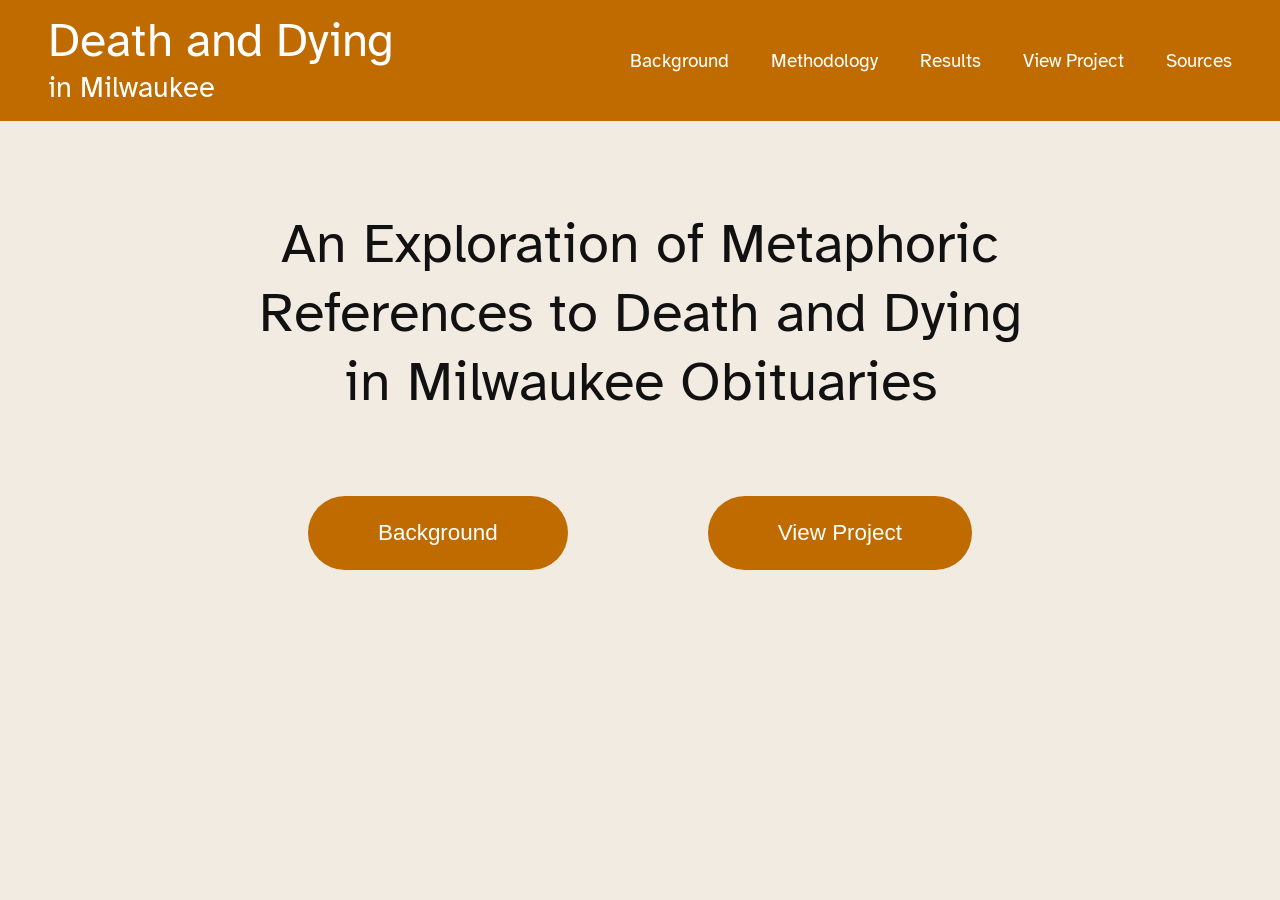
<file: index.html>
<!DOCTYPE html>
<html>
    <head>
       <link rel="stylesheet" href="style.css" type="text/css">
        <style>
            h1 {
                text-align: center;
                font-size: 3.5rem;
                font-weight: 500;
                
            }
             .content {
              max-width: 900px;
              margin: 0 auto;

            }
            .nav-buttons {
              display: flex;
              align-items: center;
              justify-content: space-around;
              

            }

            button {
              background-color: #bf6b00;
              color: white;
              border-radius: 999px;
              padding: 24px 70px;
              font-size: 1.4rem;
              font-weight: 300;
              border: none;
            }

            button:hover {
              background-color: #a35c00;
            }
        </style>

    </head>
    <body>
       <div class="page-wrapper">

    <nav class="navbar">

      <!-- LEFT -->
      <div class="nav-logo">
        <h1>Death and Dying</h1>
        <p>in Milwaukee</p>
      </div>

      <!-- RIGHT -->
      <div class="nav-links">
        <a href="background.html">Background</a>
        <a href="methodology.html">Methodology</a>
        <a href="results.html">Results</a>
        <a href="viewproject.html">View Project</a>
        <a href="sources.html">Sources</a>
      </div>

    </nav>


    <div class="content">
      <br>
      <br>
      <h1>An Exploration of Metaphoric References to Death and Dying in Milwaukee Obituaries</h1>
      <br>
      <br>
      <br>
      <br>
      <div class="nav-buttons">
      <a href="background.html"><button>Background</button></a>
      <a href="viewproject.html"><button>View Project</button></a>
      </div>

      

      
    </div>

  </div>

    </body>
</html>
</file>
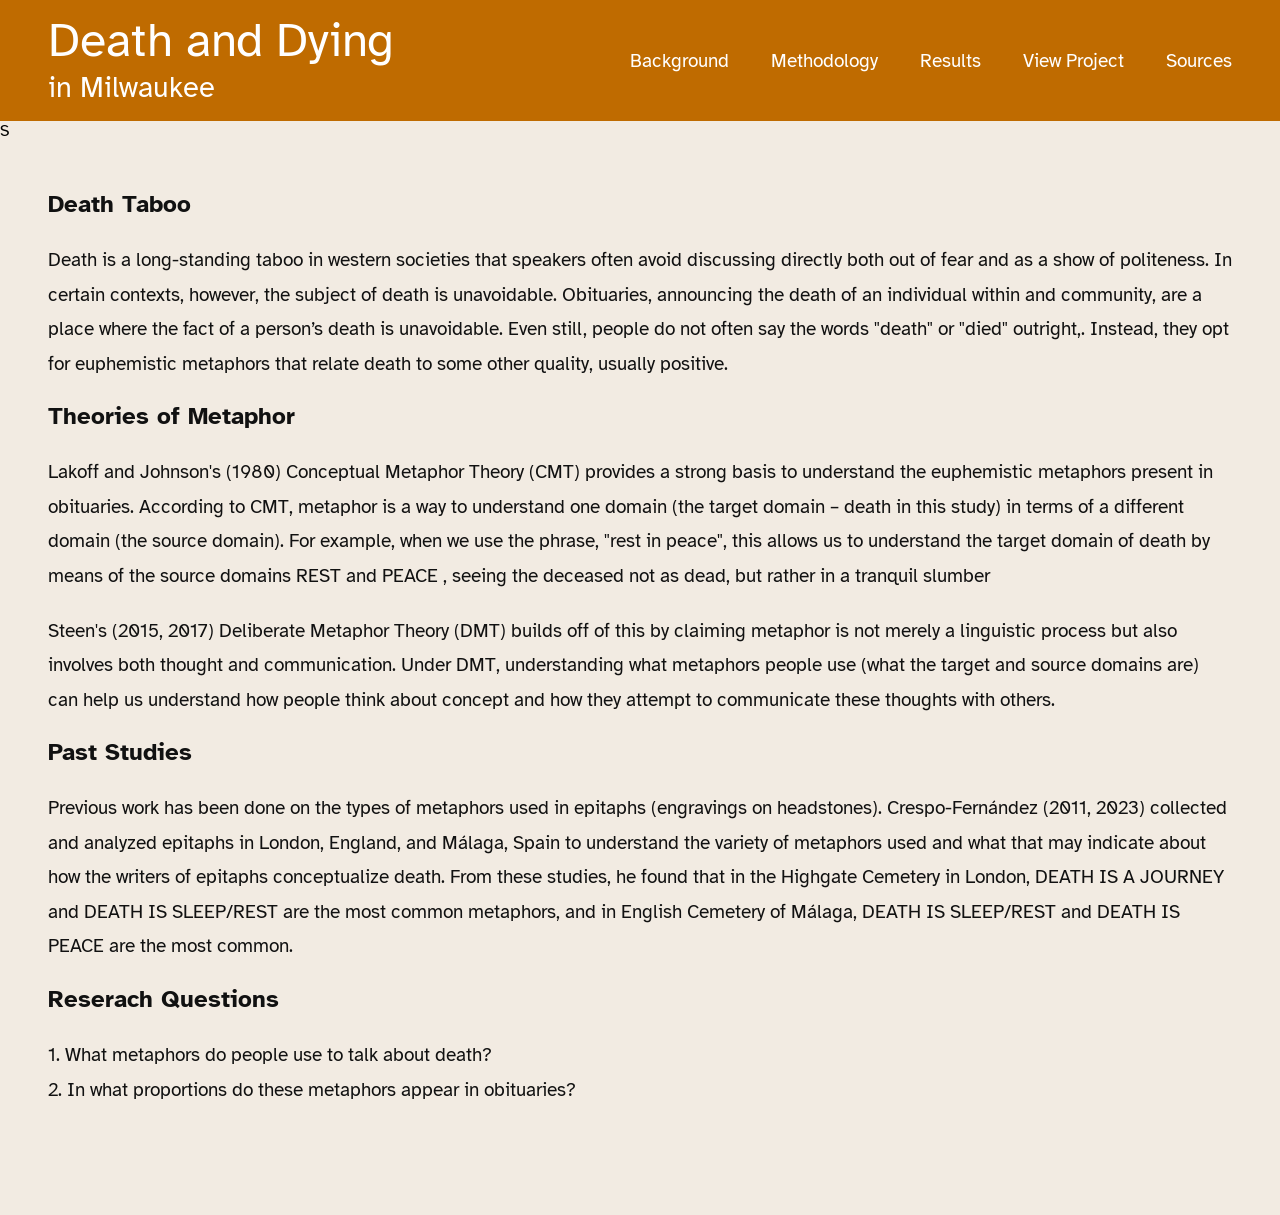
<file: background.html>
<!DOCTYPE html>
<html>
    <head>
        <link rel="stylesheet" href="style.css" type="text/css">
        <style>
            
        </style>

    </head>
    <body>
       <div class="page-wrapper">

    <nav class="navbar">

      <!-- LEFT -->
      <div class="nav-logo">
        <a href="index.html"><h1>Death and Dying</h1>
        <p>in Milwaukee</p></a>
      </div>

      <!-- RIGHT -->
      <div class="nav-links">
        <a href="background.html">Background</a>
        <a href="methodology.html">Methodology</a>
        <a href="results.html">Results</a>
        <a href="viewproject.html">View Project</a>
        <a href="sources.html">Sources</a>
      </div>

    </nav>S

   
    <div class="content">
      <h2>Death Taboo</h2>
      <p>
        Death is a long-standing taboo in western societies that speakers often avoid discussing 
directly both out of fear and as a show of politeness. In certain contexts, however, the 
subject of death is unavoidable. Obituaries, announcing the death of an individual within 
and community, are a place where the fact of a person’s death is unavoidable. Even still, 
people do not often say the words "death" or "died" outright,. Instead, they opt for 
euphemistic metaphors that relate death to some other quality, usually positive.
      </p>
      <br>

      <h2>Theories of Metaphor</h2>

      <p>
        Lakoff and Johnson's (1980) Conceptual Metaphor Theory (CMT) provides a strong basis 
to understand the euphemistic metaphors present in obituaries. According to CMT, 
metaphor is a way to understand one domain (the target domain – death in this study) in 
terms of a different domain (the source domain). For example, when we use the 
phrase, "rest in peace", this allows us to understand the target domain of death by means 
of the source domains REST and PEACE , seeing the deceased not as dead, but rather in a 
tranquil slumber
      </p>
      <br>
      <p>
        Steen's (2015, 2017) Deliberate Metaphor Theory (DMT) builds off of this by claiming 
metaphor is not merely a linguistic process but also involves both thought and 
communication. Under DMT, understanding what metaphors people use (what the target 
and source domains are) can help us understand how people think about concept and 
how they attempt to communicate these thoughts with others.
      </p>
      <br>

      <h2>Past Studies</h2>

      <p>
        Previous work has been done on the types of metaphors used in epitaphs (engravings on 
headstones). Crespo-Fernández (2011, 2023) collected and analyzed epitaphs in London, 
England, and Málaga, Spain to understand the variety of metaphors used and what that 
may indicate about how the writers of epitaphs conceptualize death. From these studies, 
he found that in the Highgate Cemetery in London, DEATH IS A JOURNEY and DEATH 
IS SLEEP/REST are the most common metaphors, and in English Cemetery of Málaga, 
DEATH IS SLEEP/REST and DEATH IS PEACE are the most common.
</p>
<br>
<h2>Reserach Questions</h2>
      
        <p>1. What metaphors do people use to talk about death?</p>
        <p>2. In what proportions do these metaphors appear in obituaries?</p>
      
      <br>
      <br>
      <br>

      
    </div>

  </div>

    </body>
</html>
</file>
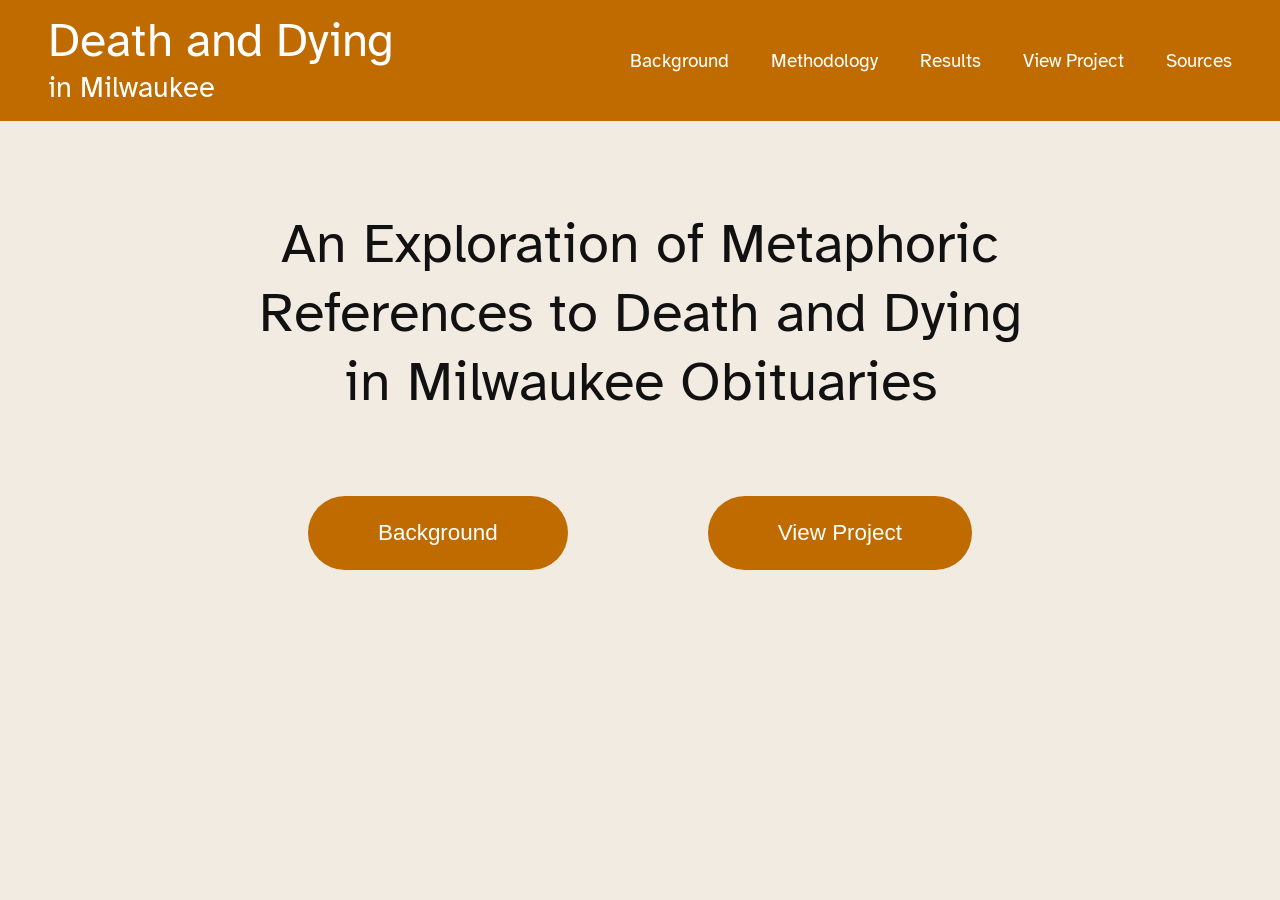
<file: home.html>
<!DOCTYPE html>
<html>
    <head>
       <link rel="stylesheet" href="style.css" type="text/css">
        <style>
            h1 {
                text-align: center;
                font-size: 3.5rem;
                font-weight: 500;
                
            }
             .content {
              max-width: 900px;
              margin: 0 auto;

            }
            .nav-buttons {
              display: flex;
              align-items: center;
              justify-content: space-around;
              

            }

            button {
              background-color: #bf6b00;
              color: white;
              border-radius: 999px;
              padding: 24px 70px;
              font-size: 1.4rem;
              font-weight: 300;
              border: none;
            }

            button:hover {
              background-color: #a35c00;
            }
        </style>

    </head>
    <body>
       <div class="page-wrapper">

    <nav class="navbar">

      <!-- LEFT -->
      <div class="nav-logo">
        <h1>Death and Dying</h1>
        <p>in Milwaukee</p>
      </div>

      <!-- RIGHT -->
      <div class="nav-links">
        <a href="background.html">Background</a>
        <a href="methodology.html">Methodology</a>
        <a href="results.html">Results</a>
        <a href="viewproject.html">View Project</a>
        <a href="sources.html">Sources</a>
      </div>

    </nav>

    <!-- Example Content -->
    <div class="content">
      <br>
      <br>
      <h1>An Exploration of Metaphoric References to Death and Dying in Milwaukee Obituaries</h1>
      <br>
      <br>
      <br>
      <br>
      <div class="nav-buttons">
      <a href="background.html"><button>Background</button></a>
      <a href="viewproject.html"><button>View Project</button></a>
      </div>

      

      
    </div>

  </div>

    </body>
</html>
</file>
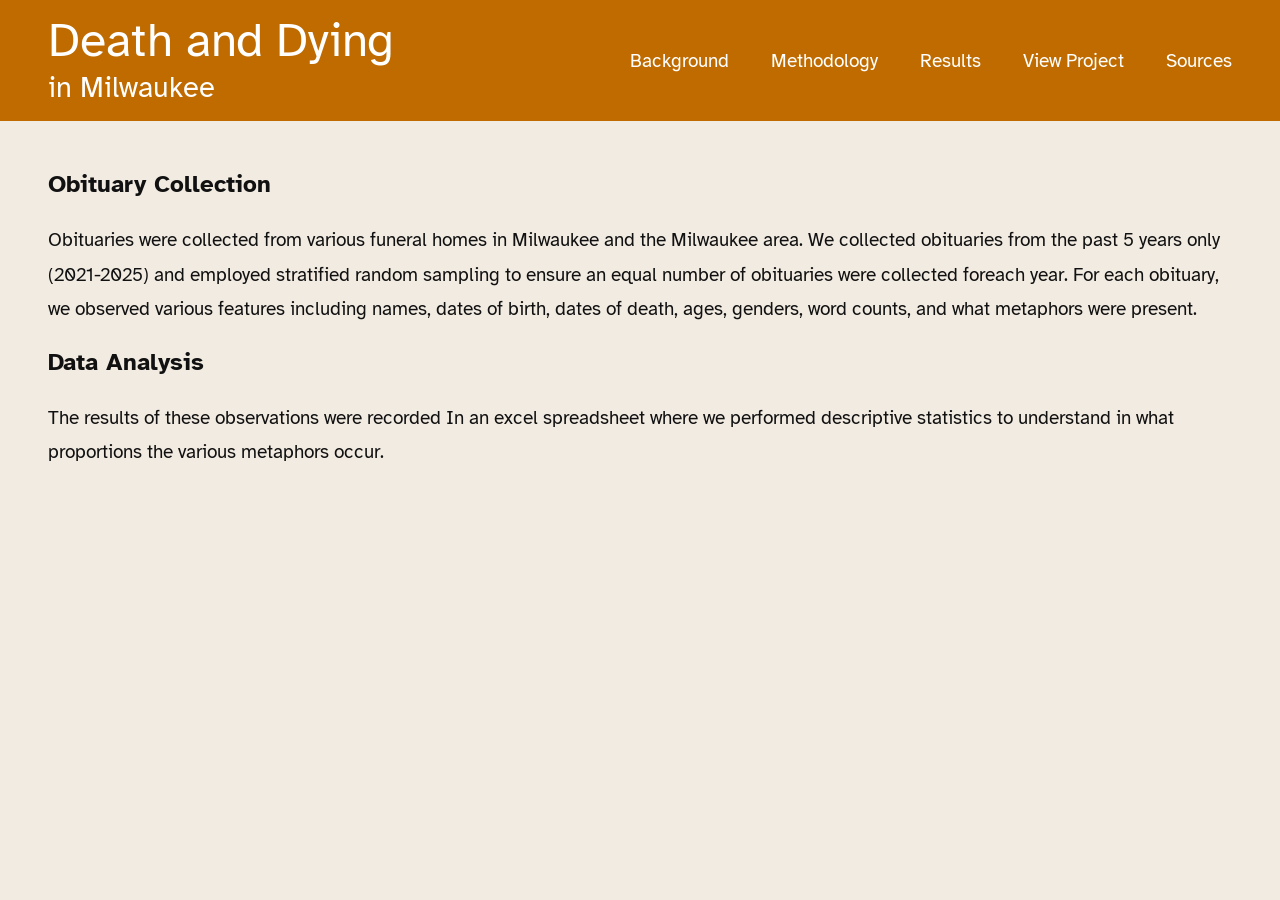
<file: methodology.html>
<!DOCTYPE html>
<html>
    <head>
        <link rel="stylesheet" href="style.css" type="text/css">
        <style>
            
        </style>

    </head>
    <body>
       <div class="page-wrapper">

    <nav class="navbar">

      <!-- LEFT -->
      <div class="nav-logo">
        <a href="index.html"><h1>Death and Dying</h1>
        <p>in Milwaukee</p></a>
      </div>

      <!-- RIGHT -->
      <div class="nav-links">
        <a href="background.html">Background</a>
        <a href="methodology.html">Methodology</a>
        <a href="results.html">Results</a>
        <a href="viewproject.html">View Project</a>
        <a href="sources.html">Sources</a>
      </div>

    </nav>

   
    <div class="content">
      
      <h2>Obituary Collection</h2>
      <p>
Obituaries were collected from various funeral homes in Milwaukee and the Milwaukee 
area. We collected obituaries from the past 5 years only (2021-2025) and employed 
stratified random sampling to ensure an equal number of obituaries were collected 
foreach year. For each obituary, we observed various features including names, dates of 
birth, dates of death, ages, genders, word counts, and what metaphors were present.
      </p>
      <br>
      <h2>Data Analysis</h2>
      <p>The results of these observations were recorded In an excel spreadsheet where we 
performed descriptive statistics to understand in what proportions the various 
metaphors occur.</p>

      

      
    </div>

  </div>

    </body>
</html>
</file>
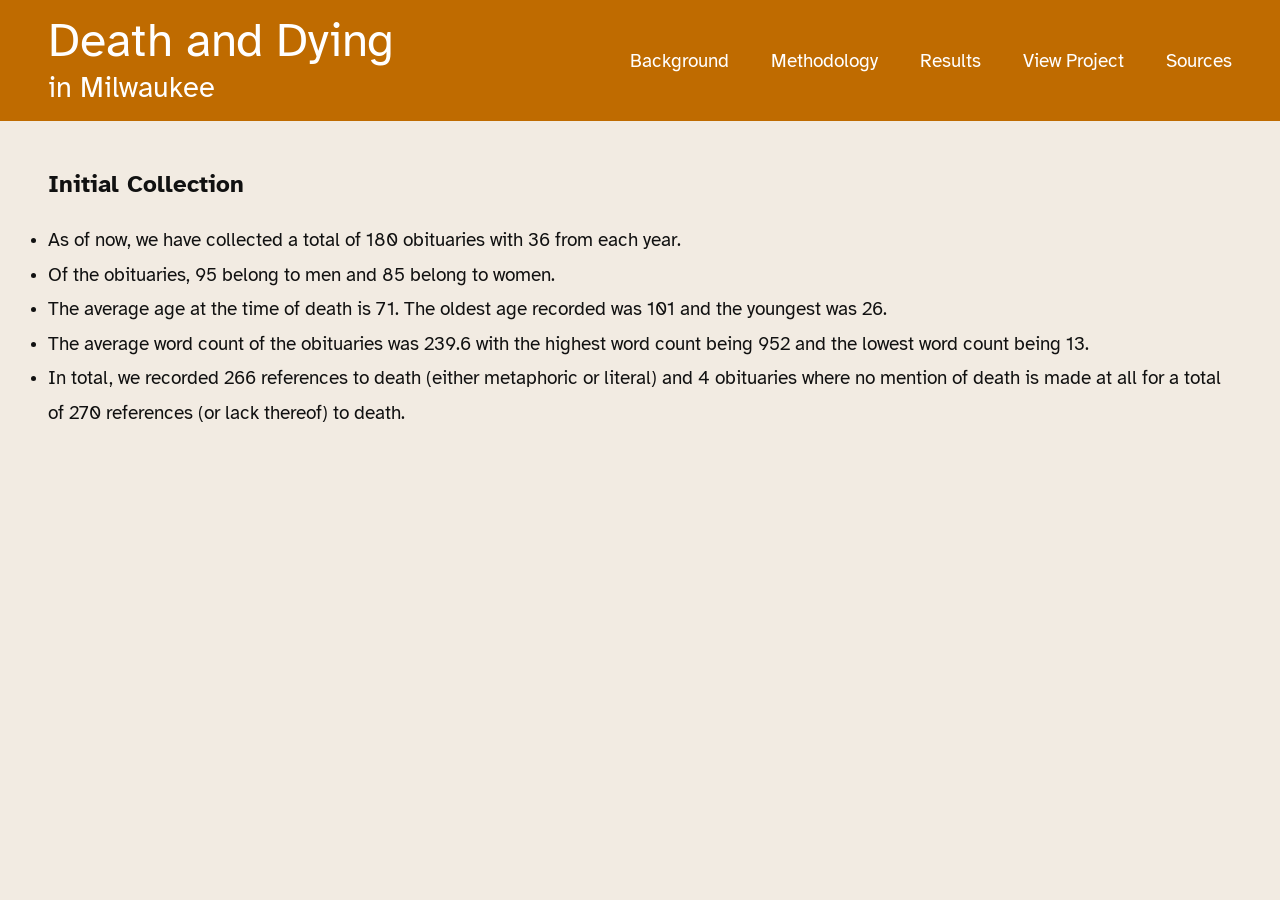
<file: results.html>
<!DOCTYPE html>
<html>
    <head>
        <link rel="stylesheet" href="style.css" type="text/css">
        <style>
            
        </style>

    </head>
    <body>
       <div class="page-wrapper">

    <nav class="navbar">

      <!-- LEFT -->
      <div class="nav-logo">
        <a href="index.html"><h1>Death and Dying</h1>
        <p>in Milwaukee</p></a>
      </div>

      <!-- RIGHT -->
      <div class="nav-links">
        <a href="background.html">Background</a>
        <a href="methodology.html">Methodology</a>
        <a href="results.html">Results</a>
        <a href="viewproject.html">View Project</a>
        <a href="sources.html">Sources</a>
      </div>

    </nav>

    <div class="content">
      <h2>Initial Collection</h2>
      <ul>
        <li><p>As of now, we have collected a total of 180 obituaries with 36 from each year.</p></li>
        <li><p>Of the obituaries, 95 belong to men and 85 belong to women. </p></li>
        <li><p>The average age at the time of death is 71. The oldest age recorded was 101 and the 
youngest was 26.</p></li>
        <li><p>The average word count of the obituaries was 239.6 with the highest word count 
being 952 and the lowest word count being 13. </p></li>
        <li><p>In total, we recorded 266 references to death (either metaphoric or literal) and 
4 obituaries where no mention of death is made at all for a total of 270 
references (or lack thereof) to death.</p></li>
      </ul>


      
    </div>

  </div>

    </body>
</html>
</file>
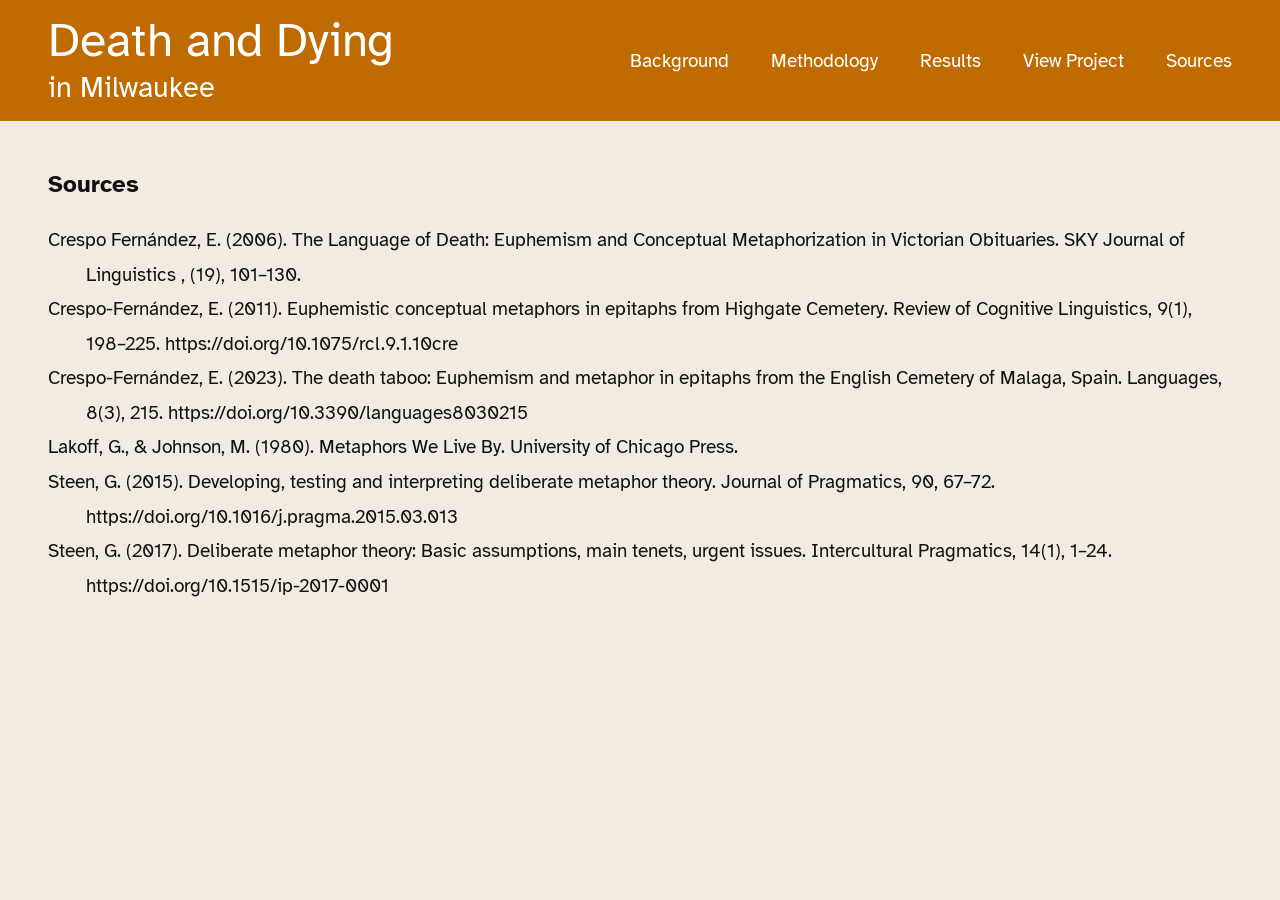
<file: sources.html>
<!DOCTYPE html>
<html>
    <head>
        <link rel="stylesheet" href="style.css" type="text/css">
        <style>
          .hanging-indent {
            text-indent: -2em;
            padding-left: 2em;
          }
            
        </style>

    </head>
    <body>
       <div class="page-wrapper">

    <nav class="navbar">

      <!-- LEFT -->
      <div class="nav-logo">
        <a href="index.html"><h1>Death and Dying</h1>
        <p>in Milwaukee</p></a>
      </div>

      <!-- RIGHT -->
      <div class="nav-links">
        <a href="background.html">Background</a>
        <a href="methodology.html">Methodology</a>
        <a href="results.html">Results</a>
        <a href="viewproject.html">View Project</a>
        <a href="sources.html">Sources</a>
      </div>

    </nav>

    <div class="content">
      <h2>Sources</h2>
      <p class="hanging-indent">
        Crespo Fernández, E. (2006). The Language of Death: Euphemism and Conceptual Metaphorization 
          in Victorian Obituaries. SKY Journal of Linguistics , (19), 101–130. 
      </p>
      <p class="hanging-indent">
        Crespo-Fernández, E. (2011). Euphemistic conceptual metaphors in epitaphs from 
      Highgate Cemetery. Review of Cognitive Linguistics, 9(1), 198–225. 
      https://doi.org/10.1075/rcl.9.1.10cre 
      </p>
      <p class="hanging-indent">
        Crespo-Fernández, E. (2023). The death taboo: Euphemism and metaphor in epitaphs 
        from the English Cemetery of Malaga, Spain. Languages, 8(3), 215. 
        https://doi.org/10.3390/languages8030215 
      </p>
      <p class="hanging-indent">
         Lakoff, G., & Johnson, M. (1980). Metaphors We Live By. University of Chicago Press. 
         
      <p class="hanging-indent">
         Steen, G. (2015). Developing, testing and interpreting deliberate metaphor theory. 
         Journal of Pragmatics, 90, 67–72. https://doi.org/10.1016/j.pragma.2015.03.013 
      </p>
      </p>
      <p class="hanging-indent">
         Steen, G. (2017). Deliberate metaphor theory: Basic assumptions, main tenets, urgent 
         issues. Intercultural Pragmatics, 14(1), 1–24. https://doi.org/10.1515/ip-2017-0001
      </p>
      
    </div>

  </div>

    </body>
</html>
</file>
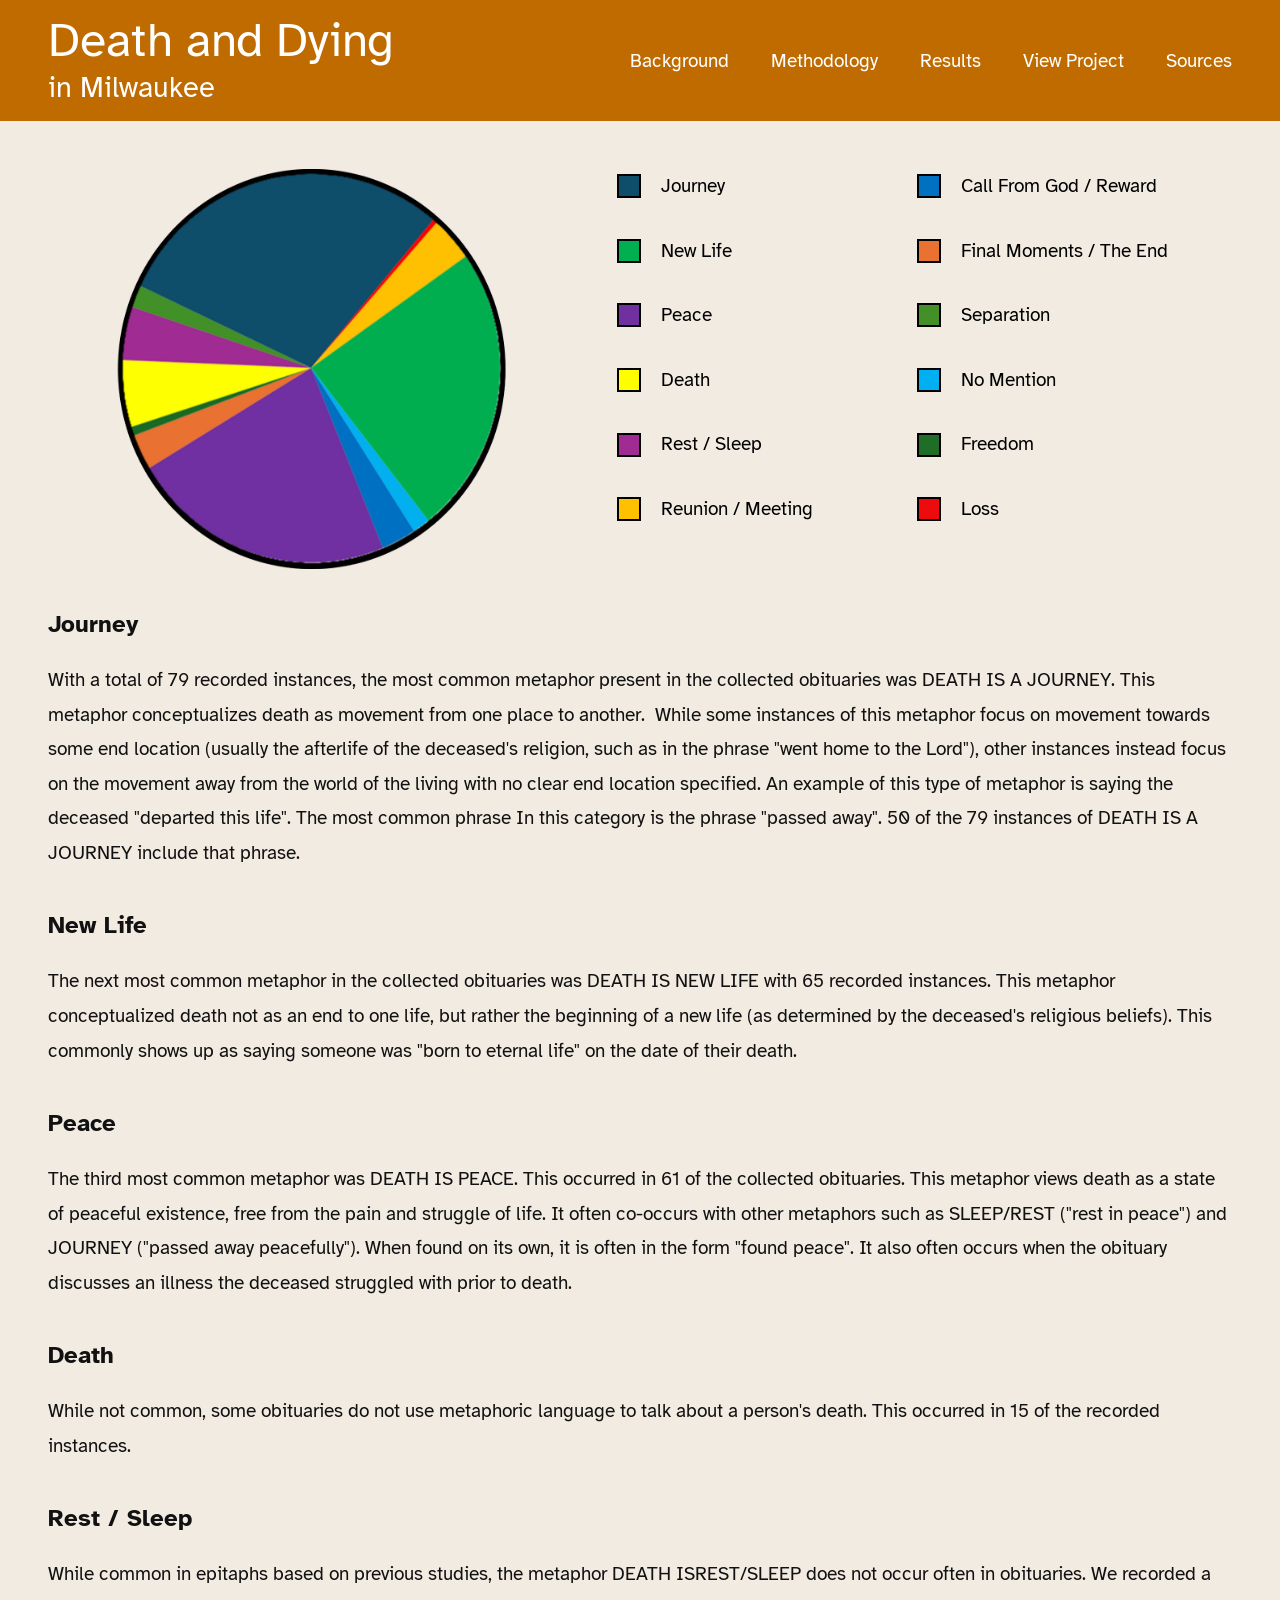
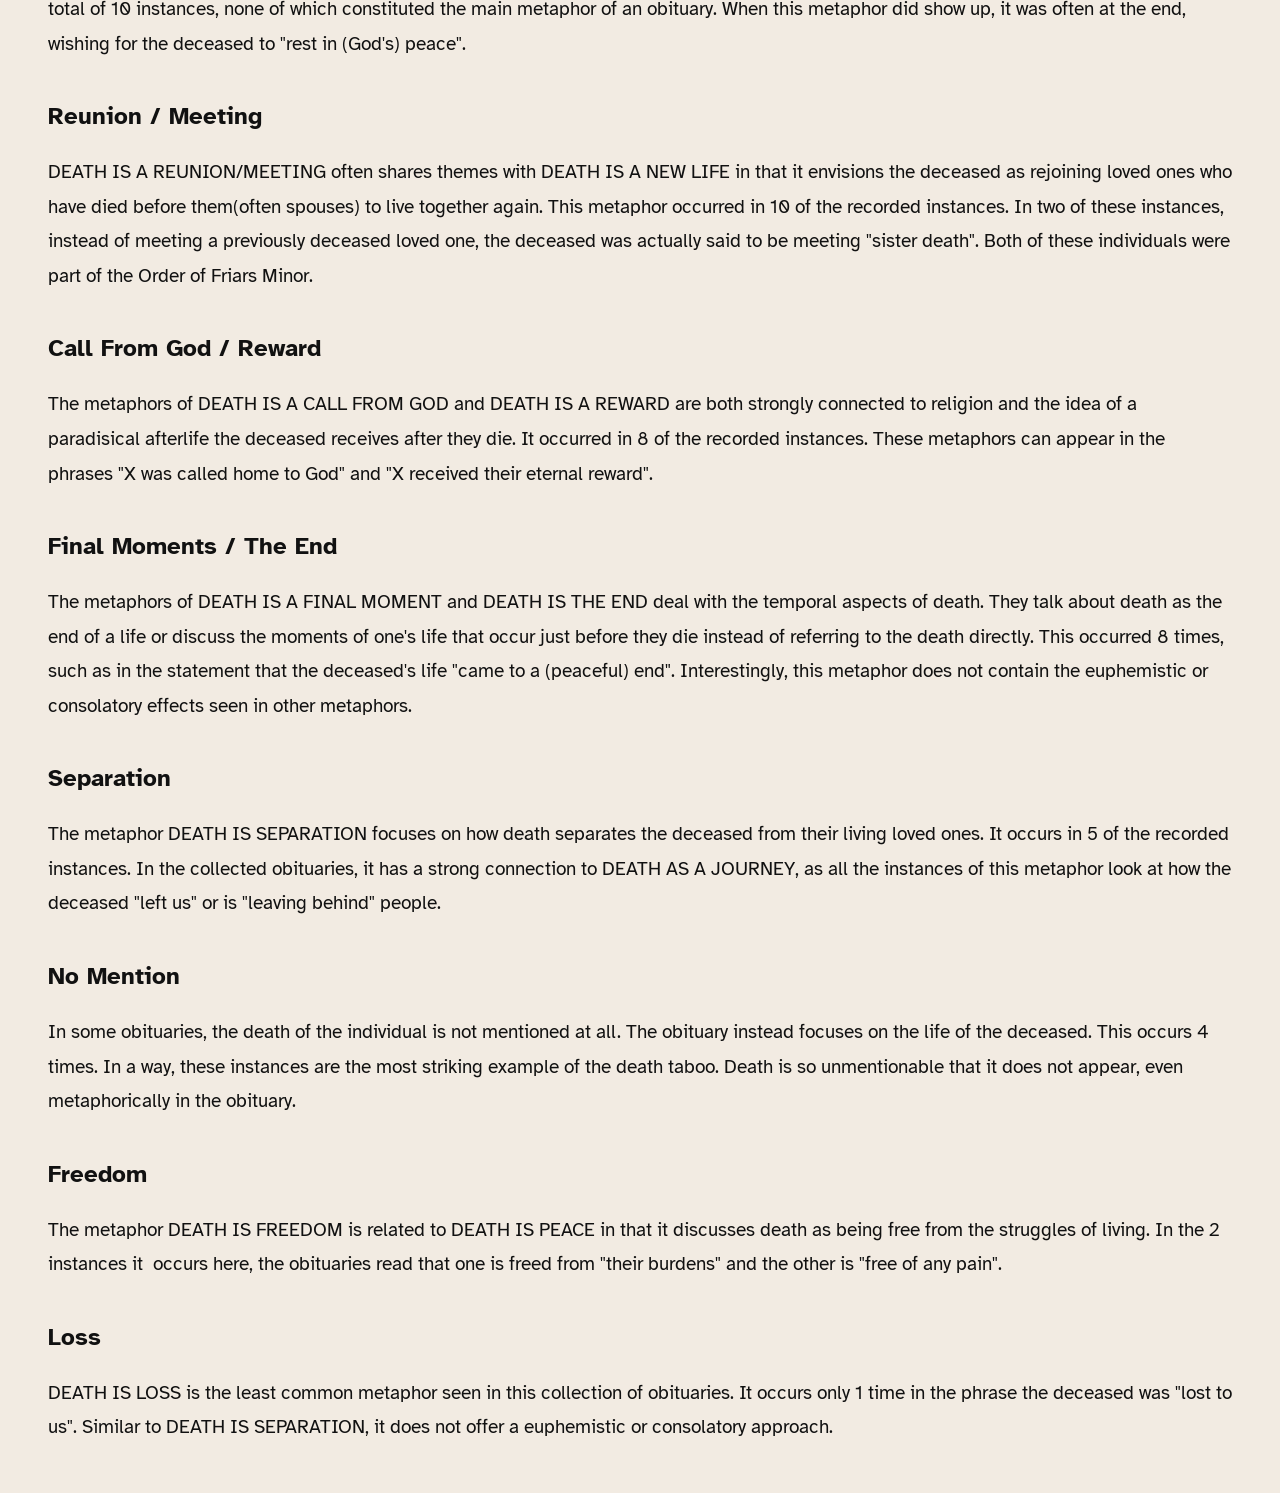
<file: viewproject.html>
<!DOCTYPE html>
<html>
    <head>
        <link rel="stylesheet" href="style.css" type="text/css">
        <style>
            
            li::before {
             content: "";
             width: 20px;
             height: 20px;
             border: 2px solid black;
             display: inline-block;
            }
            li {
              display: flex;
              align-items: center;
              gap: 20px;
              font-size: 2rem;
              margin-bottom: 30px;
            }
            ul {
              list-style: none;
              padding-left: 0;
            }
            li.journey::before{
              background-color: #0F4E6A;
            }
            li.newlife::before{
              background-color: #00B050;
            }
            li.peace::before{
              background-color: #7030A0;
            }
            li.death::before{
              background-color: #FFFF00;
            }
            li.restsleep::before{
              background-color: #A02B93;
            }
            li.reunionmeeting::before{
              background-color: #FFC000;              
            }
            li.callfromgod::before{
              background-color: #0070C0;              
            }
            li.finalmoments::before{
              background-color: #E97132;              
            }
            li.seperation::before{
              background-color: #439028;            
            }
            li.nomention::before{
              background-color: #01B0F2;
            }
            li.freedom::before{
              background-color: #206D27;              
            }
            li.loss::before{
              background-color: #ED0B0D;             
            }
            ul {
              list-style-type: square;
              padding-left: 40px;
            }
            
            .distribution {
              display: flex;
              justify-content: space-evenly;
            }
            a {
              text-decoration: none;
              color: black;
            }
            
        </style>

    </head>
    <body>
       <div class="page-wrapper">

    <nav class="navbar">

      <!-- LEFT -->
      <div class="nav-logo">
        <a href="index.html"><h1>Death and Dying</h1>
        <p>in Milwaukee</p></a>
      </div>

      <!-- RIGHT -->
      <div class="nav-links">
        <a href="background.html">Background</a>
        <a href="methodology.html">Methodology</a>
        <a href="results.html">Results</a>
        <a href="viewproject.html">View Project</a>
        <a href="sources.html">Sources</a>
      </div>

    </nav>

    <div class="content">
      <div class="distribution">
      
      <img src="poster2.png" alt="chart" width="400em" height="400em">
      <ul>
        <a href="#journey-section"><li class="journey"><p>Journey</p></li></a>
        <a href="#newlife-section"><li class="newlife"><p>New Life</p></li></a>
        <a href="#peace-section"><li class="peace"><p>Peace</p></li></a>
        <a href="#death-section"><li class="death"><p>Death</p></li></a>
        <a href="#restsleep-section"><li class="restsleep"><p>Rest / Sleep</p></li></a>
        <a href="#reunion-section"><li class="reunionmeeting"><p>Reunion / Meeting</p></li></a>

      </ul>
      <ul>
        <a href="#callfromgod-section"><li class="callfromgod"><p>Call From God / Reward</p></li></a>
        <a href="#finalmoments-section"><li class="finalmoments"><p>Final Moments / The End</p></li></a>
        <a href="#seperation-section"><li class="seperation"><p>Separation</p></li></a>
        <a href="#nomention-section"><li class="nomention"><p>No Mention</p></li></a>
        <a href="#freedom-section"><li class="freedom"><p>Freedom</p></li></a>
        <a href="#loss-section"><li class="loss"><p>Loss</p></li></a>

      </ul>   

      </div>
      <br>
      <br>
      <div id="journey-section">
        <h2>Journey</h2>
        <p>With a total of 79 recorded instances, the most common metaphor present in the collected obituaries was DEATH IS A JOURNEY. This metaphor conceptualizes death as movement from one place to another.  While some instances of this metaphor focus on movement towards some end location (usually the afterlife of the deceased's religion, such as in the phrase "went home to the Lord"), other instances instead focus on the movement away from the world of the living with no clear end location specified. An example of this type of metaphor is saying the deceased "departed this life". The most common phrase In this category is the phrase "passed away". 50 of the 79 instances of DEATH IS A JOURNEY include that phrase.
        </p>
      </div>

      <br>
      <br>
      <div id="newlife-section">
        <h2>New Life</h2>
        <p>The next most common metaphor in the collected obituaries was DEATH IS NEW LIFE with 65 recorded instances. This metaphor conceptualized death not as an end to one life, but rather the beginning of a new life (as determined by the deceased's religious beliefs). This commonly shows up as saying someone was "born to eternal life" on the date of their death.
        </p>
      </div>

      <br>
      <br>
      <div id="peace-section">
        <h2>Peace</h2>
        <p>The third most common metaphor was DEATH IS PEACE. This occurred in 61 of the collected obituaries. This metaphor views death as a state of peaceful existence, free from the pain and struggle of life. It often co-occurs with other metaphors such as SLEEP/REST ("rest in peace") and JOURNEY ("passed away peacefully"). When found on its own, it is often in the form "found peace". It also often occurs when the obituary discusses an illness the deceased struggled with prior to death.
        </p>
      </div>

      <br>
      <br>
      <div id="death-section">
        <h2>Death</h2>
        <p>While not common, some obituaries do not use metaphoric language to talk about a person's death. This occurred in 15 of the recorded instances.
        </p>
      </div>

      <br>
      <br>
      <div id="restsleep-section">
        <h2>Rest / Sleep</h2>
        <p>While common in epitaphs based on previous studies, the metaphor DEATH ISREST/SLEEP does not occur often in obituaries. We recorded a total of 10 instances, none of which constituted the main metaphor of an obituary. When this metaphor did show up, it was often at the end, wishing for the deceased to "rest in (God's) peace".
        </p>
      </div>

      <br>
      <br>
      <div id="reunion-section">
        <h2>Reunion / Meeting</h2>
        <p>DEATH IS A REUNION/MEETING often shares themes with DEATH IS A NEW LIFE in that it envisions the deceased as rejoining loved ones who have died before them(often spouses) to live together again. This metaphor occurred in 10 of the recorded instances. In two of these instances, instead of meeting a previously deceased loved one, the deceased was actually said to be meeting "sister death". Both of these individuals were part of the Order of Friars Minor.
        </p>
      </div>

      <br>
      <br>
      <div id="callfromgod-section">
        <h2>Call From God / Reward</h2>
        <p>The metaphors of DEATH IS A CALL FROM GOD and DEATH IS A REWARD are both strongly connected to religion and the idea of a paradisical afterlife the deceased receives after they die. It occurred in 8 of the recorded instances. These metaphors can appear in the phrases "X was called home to God" and "X received their eternal reward".
        </p>
      </div>

      <br>
      <br>
      <div id="finalmoments-section">
        <h2>Final Moments / The End</h2>
        <p>The metaphors of DEATH IS A FINAL MOMENT and DEATH IS THE END deal with the temporal aspects of death. They talk about death as the end of a life or discuss the moments of one's life that occur just before they die instead of referring to the death directly. This occurred 8 times, such as in the statement that the deceased's life "came to a (peaceful) end". Interestingly, this metaphor does not contain the euphemistic or consolatory effects seen in other metaphors.
        </p>
      </div>

      <br>
      <br>
      <div id="seperation-section">
        <h2>Separation</h2>
        <p>The metaphor DEATH IS SEPARATION focuses on how death separates the deceased from their living loved ones. It occurs in 5 of the recorded instances. In the collected obituaries, it has a strong connection to DEATH AS A JOURNEY, as all the instances of this metaphor look at how the deceased "left us" or is "leaving behind" people.
        </p>
      </div>

      <br>
      <br>
      <div id="nomention-section">
        <h2>No Mention</h2>
        <p>In some obituaries, the death of the individual is not mentioned at all. The obituary instead focuses on the life of the deceased. This occurs 4 times.
          In a way, these instances are the most striking example of the death taboo. Death is so unmentionable that it does not appear, 
          even metaphorically in the obituary.
        </p>
      </div>

      <br>
      <br>
      <div id="freedom-section">
        <h2>Freedom</h2>
        <p>The metaphor DEATH IS FREEDOM is related to DEATH IS PEACE in that it discusses death as being free from the struggles of living. In the 2 instances it  occurs here, the obituaries read that one is freed from "their burdens" and the other is "free of any pain".
        </p>
      </div>

      <br>
      <br>
      <div id="loss-section">
        <h2>Loss</h2>
        <p>DEATH IS LOSS is the least common metaphor seen in this collection of obituaries. It occurs only 1 time in the phrase the deceased was "lost to us". Similar to DEATH IS SEPARATION, it does not offer a euphemistic or consolatory approach.
        </p>
      </div>
    </div>



  </div>

    </body>
</html>
</file>
<file: style.css>
@import url('https://fonts.googleapis.com/css2?family=Atkinson+Hyperlegible:ital,wght@0,400;0,700;1,400;1,700&family=Rouge+Script&display=swap');
    * {
      margin: 0;
      padding: 0;
      box-sizing: border-box;
    }

    body {
      background-color: #1b1b1b;
      font-family: 'Atkinson Hyperlegible', sans-serif;
    }

    /* PAGE CONTAINER */
   .page-wrapper {
  width: 100%;
  min-height: 100vh;
  background-color: #f2ebe2;
}

    /* NAVBAR */
    .navbar {
      background-color: #bf6b00;
      color: white;

      display: flex;
      justify-content: space-between;
      align-items: center;

      padding: 16px 48px;
    }

    /* LEFT SIDE */
    .nav-logo h1 {
      font-size: 3rem;
      font-weight: 300;
      line-height: 1;
    }

    .nav-logo p {
      font-size: 1.8rem;
      font-weight: 300;
      margin-top: 6px;
    }
    
    .nav-logo a {
        text-decoration: none;
        color: white;
    }

    /* RIGHT SIDE */
    .nav-links {
      display: flex;
      gap: 42px;
      align-items: center;
    }

    .nav-links a {
      text-decoration: none;
      color: white;
      font-size: 1.2rem;
      font-weight: 400;
      transition: opacity 0.2s ease;
    }

    .nav-links a:hover {
      opacity: 0.7;
    }

    /* CONTENT AREA */
    .content {
      padding: 48px;
      color: #111;
    }

    .content h2 {
      margin-bottom: 24px;
      font-weight: 700;
    }

    .content p {
      font-size: 1.2rem;
      line-height: 1.8;
    }

    /* RESPONSIVE */
    @media (max-width: 900px) {
      .navbar {
        flex-direction: column;
        align-items: flex-start;
        gap: 30px;
      }

      .nav-links {
        flex-wrap: wrap;
        gap: 20px;
      }

      .nav-logo h1 {
        font-size: 2.2rem;
      }

      .nav-logo p {
        font-size: 1.4rem;
      }
    }
</file>
